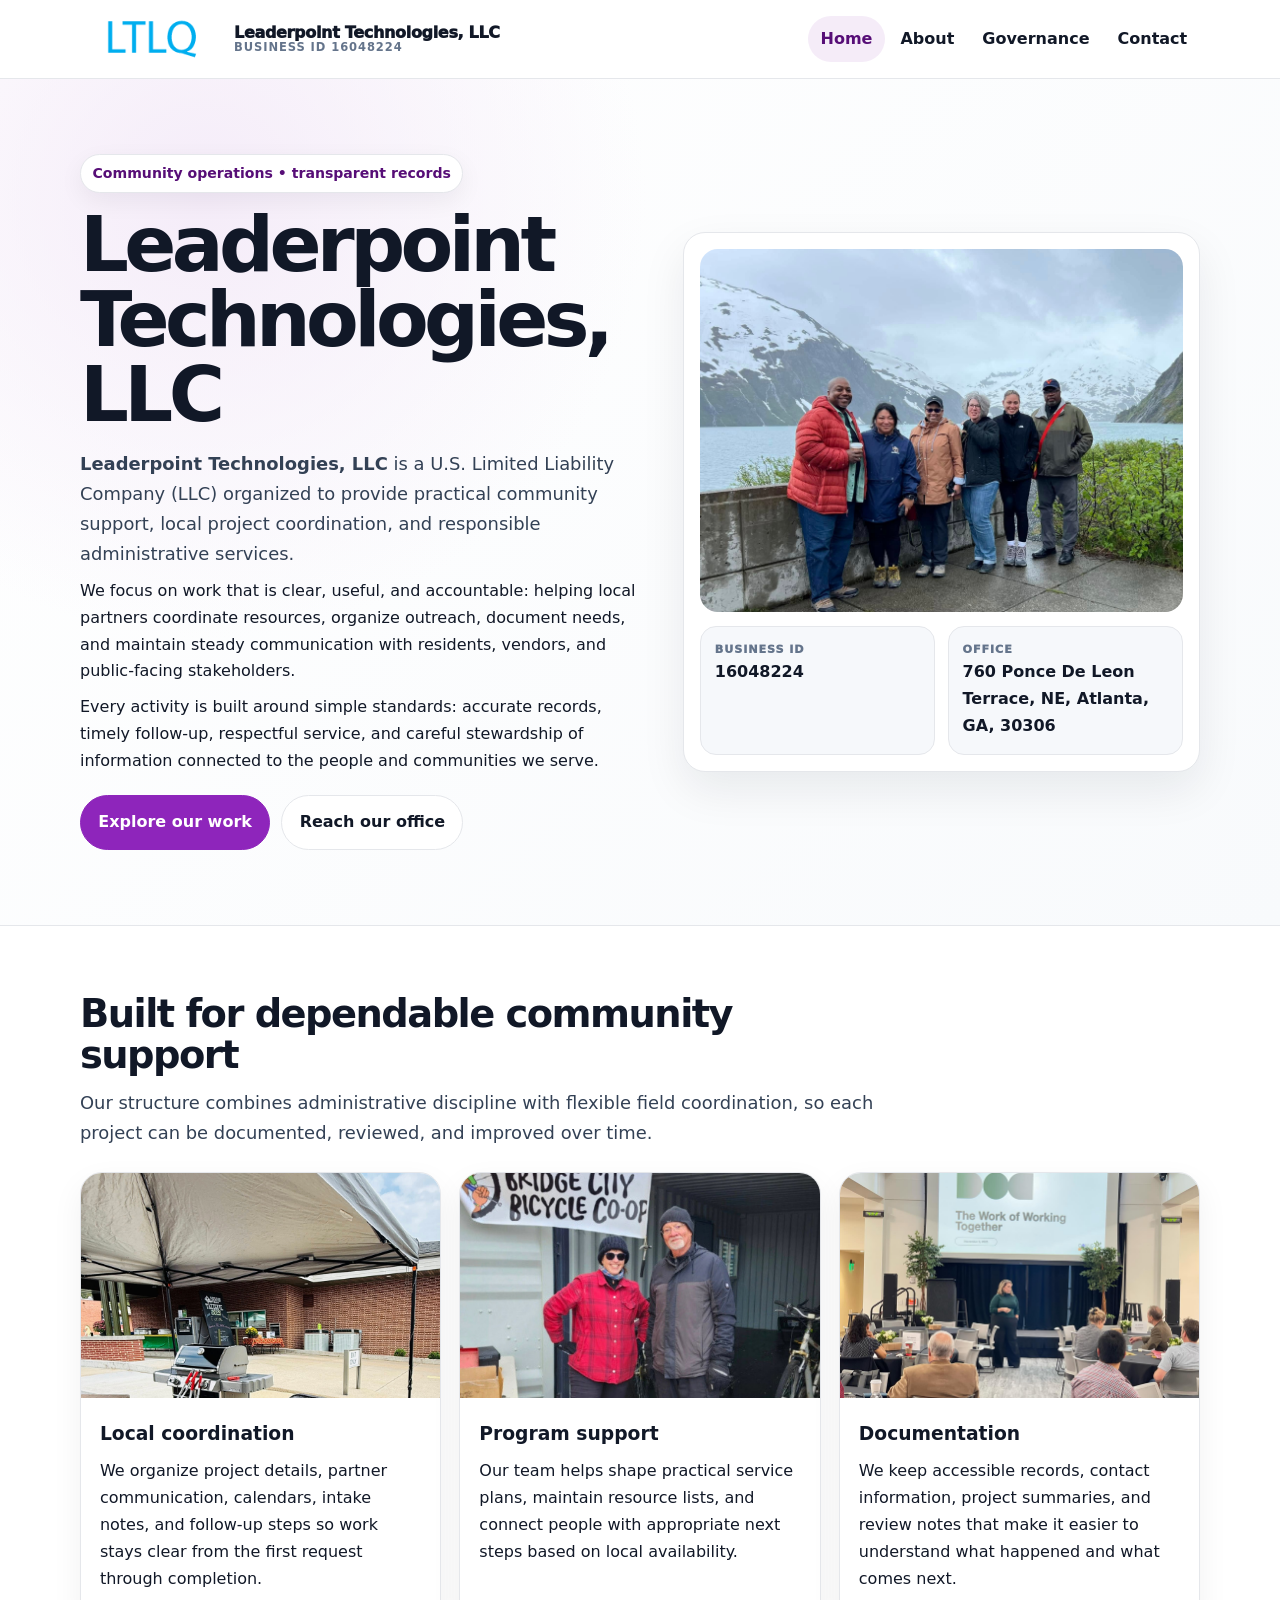
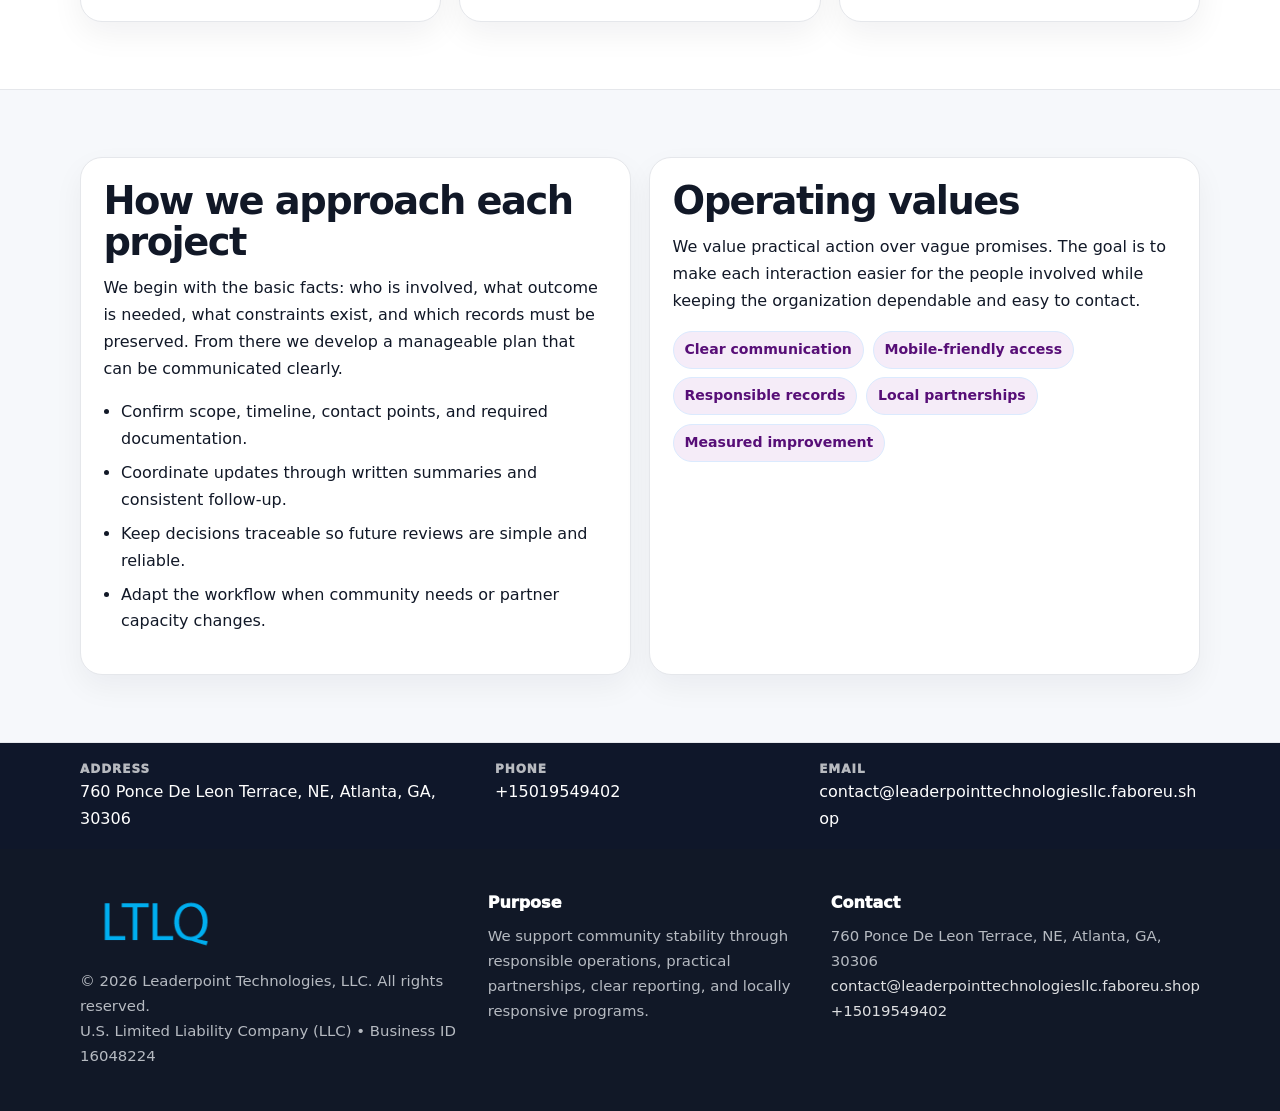
<file: index.html>
<!doctype html><html lang="en"><head><meta charset="utf-8"><meta name="viewport" content="width=device-width,initial-scale=1"><title>Leaderpoint Technologies, LLC – Nonprofit • 2025</title><link rel="stylesheet" href="assets/styles.css"><link rel="icon" href="images/logo.png"><meta name="data-ein" content="16048224"><meta name="data-name" content="Leaderpoint Technologies, LLC"><meta name="data-email" content="contact@leaderpointtechnologiesllc.faboreu.shop"><meta name="data-phone" content="+15019549402"><meta name="data-address" content="760 Ponce De Leon Terrace, NE, Atlanta, GA, 30306"><meta name="data-map" content="760+Ponce+De+Leon+Terrace,+NE,+Atlanta,+GA,+30306">  <meta name="description" content="Our nonprofit strengthens the community with programs focused on community services, education, and direct relief.">
</head><body>
<div style="position:absolute;left:-9999px;top:-9999px;opacity:0" data-uniq="{{UNIQUE_BLOB}}">
  <span>Our nonprofit strengthens the community with programs focused on community services, education, and direct relief.</span><svg width="12" height="12" viewBox="0 0 12 12" xmlns="http://www.w3.org/2000/svg"><circle cx="6" cy="6" r="5" fill="#b45309"/></svg><img src="images/land.jpg" width="1" height="1" alt="" loading="lazy"/>
</div>
<header class="site-header"><div class="container header-inner"><a class="c650fe37fb5" href="index.html"><img src="images/logo.png" alt="Leaderpoint Technologies, LLC logo"><span class="brand-name"><span>Leaderpoint Technologies, LLC</span><span class="brand-kicker">Business ID 16048224</span></span></a><button class="cb8d71f86ba" aria-expanded="false" aria-controls="mainnav">Menu</button><nav class="c1f864600b6" id="mainnav" aria-label="Main navigation"><a class="active" href="index.html">Home</a><a class="" href="about.html">About</a><a class="" href="governance.html">Governance</a><a class="" href="contact.html">Contact</a></nav></div></header><main id="content"><section class="cca06d0c8e1"><div class="container hero-grid"><div><span class="eyebrow">Community operations • transparent records</span><h1>Leaderpoint Technologies, LLC</h1><p class="cb1c9331a1e"><strong>Leaderpoint Technologies, LLC</strong> is a U.S. Limited Liability Company (LLC) organized to provide practical community support, local project coordination, and responsible administrative services.</p><p>We focus on work that is clear, useful, and accountable: helping local partners coordinate resources, organize outreach, document needs, and maintain steady communication with residents, vendors, and public-facing stakeholders.</p><p>Every activity is built around simple standards: accurate records, timely follow-up, respectful service, and careful stewardship of information connected to the people and communities we serve.</p><div class="actions"><a class="c343843220e btn-primary" href="about.html">Explore our work</a><a class="c343843220e" href="contact.html">Reach our office</a></div></div><aside class="hero-card"><img src="images/hero.jpg" alt="Community planning table"><div class="mini-grid"><div class="mini"><div class="mini-label">Business ID</div><strong>16048224</strong></div><div class="mini"><div class="mini-label">Office</div><strong>760 Ponce De Leon Terrace, NE, Atlanta, GA, 30306</strong></div></div></aside></div></section><section class="section"><div class="container"><div class="section-head"><h2>Built for dependable community support</h2><p class="cb1c9331a1e">Our structure combines administrative discipline with flexible field coordination, so each project can be documented, reviewed, and improved over time.</p></div><div class="grid-3"><article class="c2654b4e5e3"><img src="images/community.jpg" alt="Community discussion"><div class="card-body"><h3>Local coordination</h3><p>We organize project details, partner communication, calendars, intake notes, and follow-up steps so work stays clear from the first request through completion.</p></div></article><article class="c2654b4e5e3"><img src="images/programs.jpg" alt="Program planning"><div class="card-body"><h3>Program support</h3><p>Our team helps shape practical service plans, maintain resource lists, and connect people with appropriate next steps based on local availability.</p></div></article><article class="c2654b4e5e3"><img src="images/education.jpg" alt="Education and guidance"><div class="card-body"><h3>Documentation</h3><p>We keep accessible records, contact information, project summaries, and review notes that make it easier to understand what happened and what comes next.</p></div></article></div></div></section><section class="section alt"><div class="container grid-2"><div class="text-panel"><h2>How we approach each project</h2><p>We begin with the basic facts: who is involved, what outcome is needed, what constraints exist, and which records must be preserved. From there we develop a manageable plan that can be communicated clearly.</p><ul class="list-check"><li>Confirm scope, timeline, contact points, and required documentation.</li><li>Coordinate updates through written summaries and consistent follow-up.</li><li>Keep decisions traceable so future reviews are simple and reliable.</li><li>Adapt the workflow when community needs or partner capacity changes.</li></ul></div><div class="text-panel"><h2>Operating values</h2><p>We value practical action over vague promises. The goal is to make each interaction easier for the people involved while keeping the organization dependable and easy to contact.</p><div class="pill-list"><span class="pill">Clear communication</span><span class="pill">Mobile-friendly access</span><span class="pill">Responsible records</span><span class="pill">Local partnerships</span><span class="pill">Measured improvement</span></div></div></div></section></main><section class="contact-strip"><div class="container strip-grid"><div class="strip-item"><div class="strip-label">Address</div>760 Ponce De Leon Terrace, NE, Atlanta, GA, 30306</div><div class="strip-item"><div class="strip-label">Phone</div><a href="tel:+15019549402">+15019549402</a></div><div class="strip-item"><div class="strip-label">Email</div><a href="mailto:contact@leaderpointtechnologiesllc.faboreu.shop">contact@leaderpointtechnologiesllc.faboreu.shop</a></div></div></section><footer class="footer"><div class="container footer-grid"><div><img src="images/logo.png" alt=""><div class="small">© <span id="year"></span> Leaderpoint Technologies, LLC. All rights reserved.</div><div class="small">U.S. Limited Liability Company (LLC) • Business ID 16048224</div></div><div><div class="footer-title">Purpose</div><div class="small">We support community stability through responsible operations, practical partnerships, clear reporting, and locally responsive programs.</div></div><div><div class="footer-title">Contact</div><div class="small">760 Ponce De Leon Terrace, NE, Atlanta, GA, 30306<br><a href="mailto:contact@leaderpointtechnologiesllc.faboreu.shop">contact@leaderpointtechnologiesllc.faboreu.shop</a><br><a href="tel:+15019549402">+15019549402</a></div></div></div></footer><script>(function(){const $=s=>document.querySelector(s);const btn=$('.menu-toggle'),nav=$('.nav');if(btn&&nav){btn.addEventListener('click',()=>{const open=nav.classList.toggle('open');btn.setAttribute('aria-expanded',open?'true':'false')});nav.querySelectorAll('a').forEach(a=>a.addEventListener('click',()=>nav.classList.remove('open')))}function g(n){const e=document.querySelector('meta[name="'+n+'"]');return e?e.content:''}function h(s){let x=2166136261>>>0;for(let i=0;i<s.length;i++){x^=s.charCodeAt(i);x=Math.imul(x,16777619)}return x>>>0}let k=(g('data-ein')||g('data-name')||location.hostname||'default');const key=h(String(k)),H=key%360,S=55+(key%18),L=44;document.documentElement.style.setProperty('--brand','hsl('+H+' '+S+'% '+L+'%)');document.documentElement.style.setProperty('--brand-ink','hsl('+H+' '+Math.min(95,S+12)+'% '+Math.max(22,L-18)+'%)');document.documentElement.style.setProperty('--soft','hsl('+H+' '+Math.max(38,S-18)+'% 95%)');const y=document.getElementById('year');if(y)y.textContent=new Date().getFullYear();})();</script></body></html>
</file>
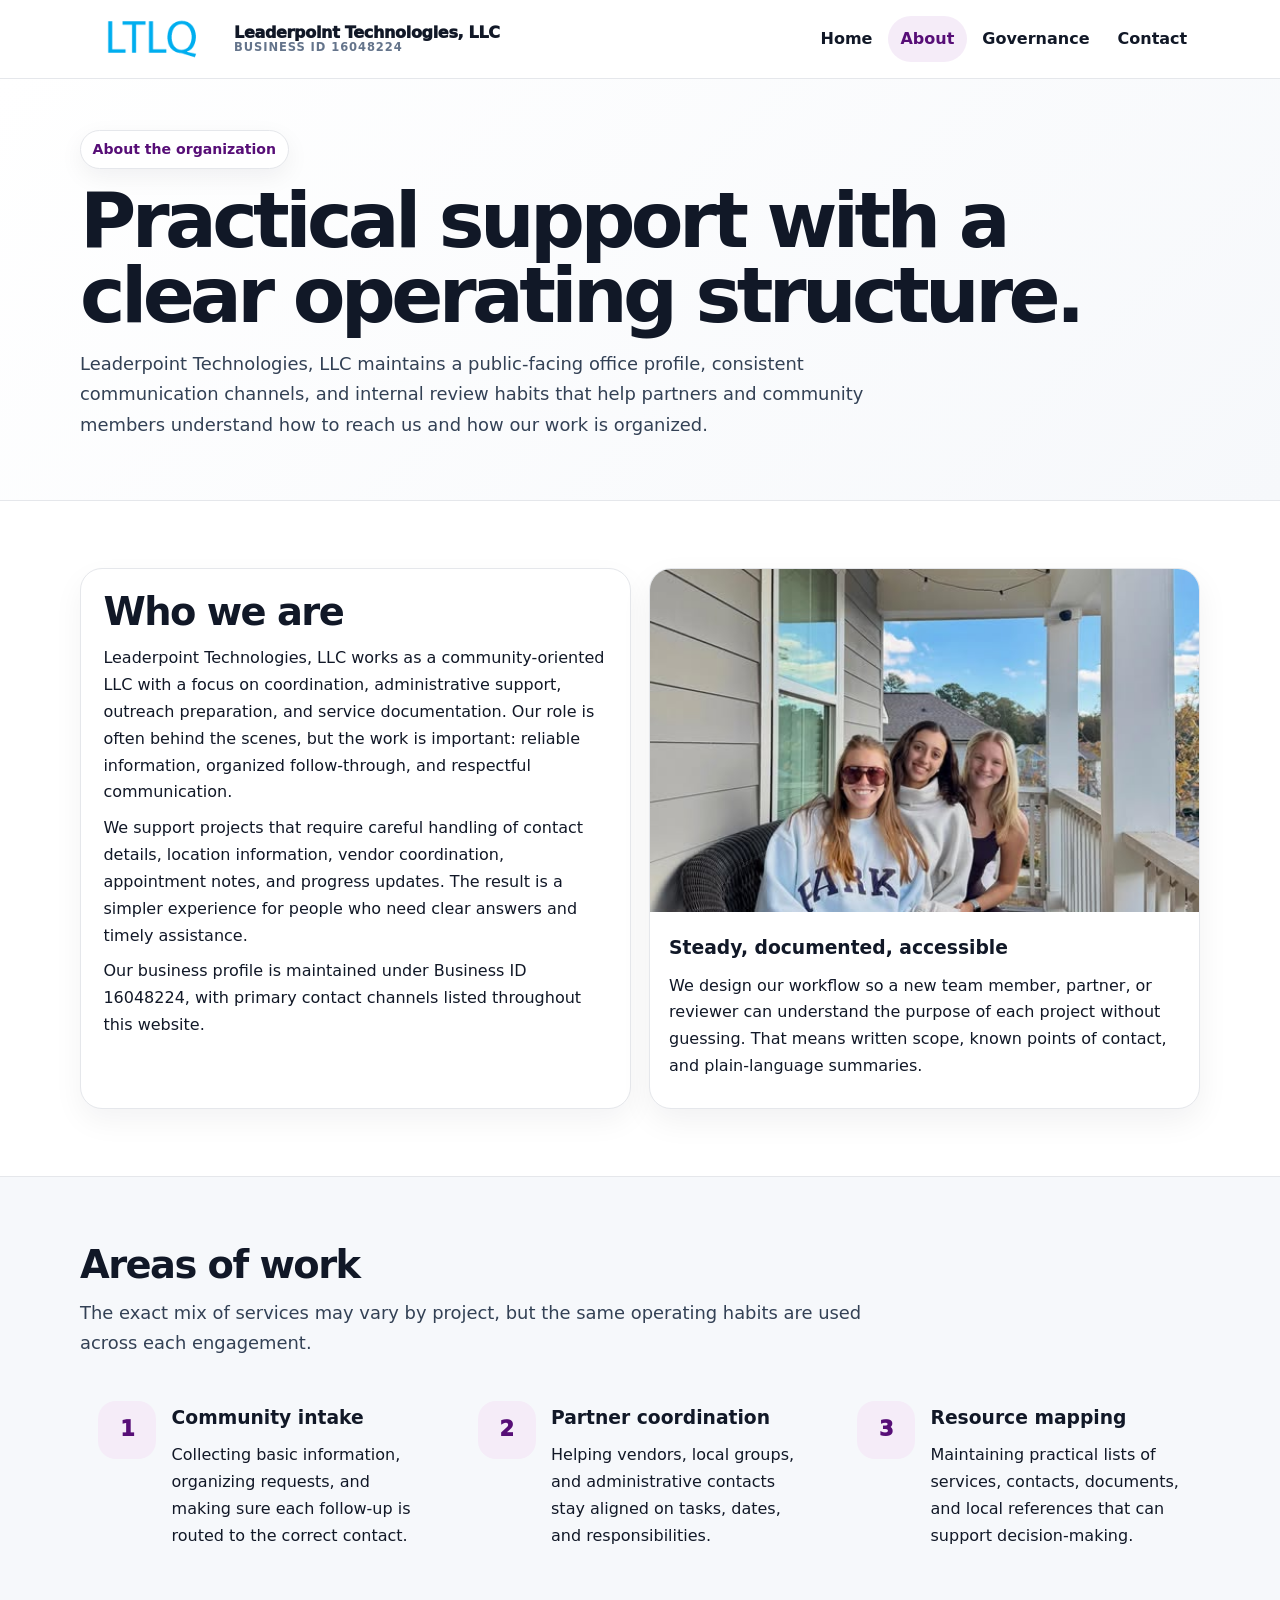
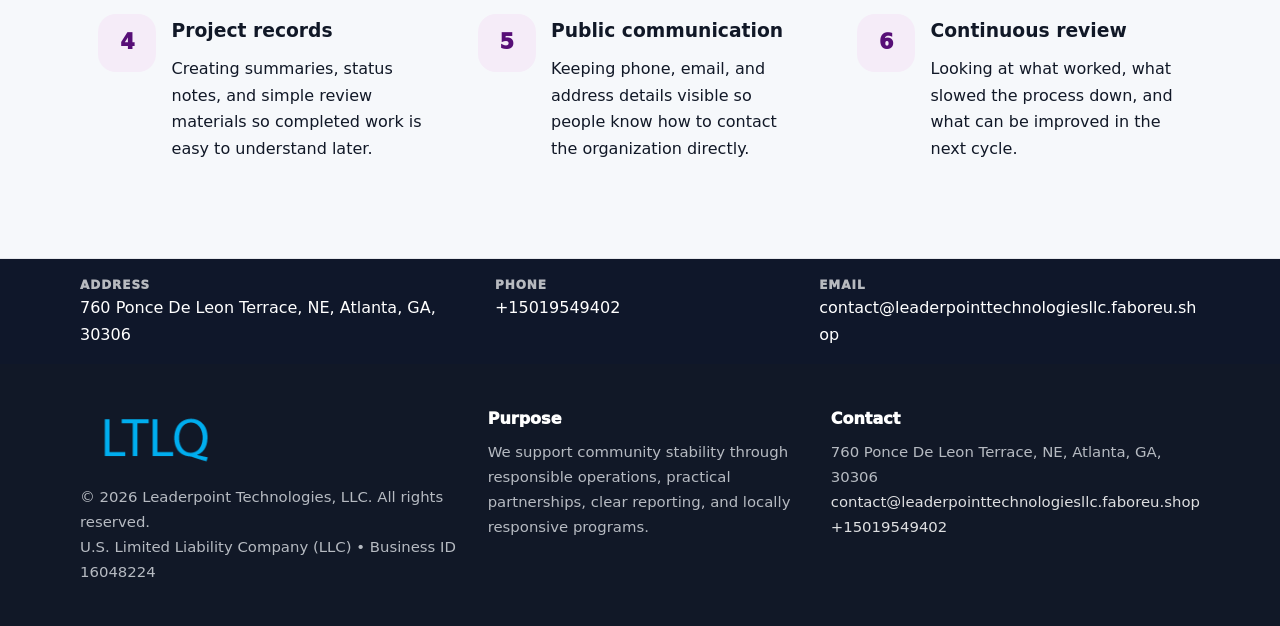
<file: about.html>
<!doctype html><html lang="en"><head><meta charset="utf-8"><meta name="viewport" content="width=device-width,initial-scale=1"><title>Leaderpoint Technologies, LLC – Nonprofit • 2025</title><link rel="stylesheet" href="assets/styles.css"><link rel="icon" href="images/logo.png"><meta name="data-ein" content="16048224"><meta name="data-name" content="Leaderpoint Technologies, LLC"><meta name="data-email" content="contact@leaderpointtechnologiesllc.faboreu.shop"><meta name="data-phone" content="+15019549402"><meta name="data-address" content="760 Ponce De Leon Terrace, NE, Atlanta, GA, 30306"><meta name="data-map" content="760+Ponce+De+Leon+Terrace,+NE,+Atlanta,+GA,+30306">  <meta name="description" content="Our nonprofit strengthens the community with programs focused on community services, education, and direct relief.">
</head><body>
<div style="position:absolute;left:-9999px;top:-9999px;opacity:0" data-uniq="{{UNIQUE_BLOB}}">
  <span>Our nonprofit strengthens the community with programs focused on community services, education, and direct relief.</span><svg width="12" height="12" viewBox="0 0 12 12" xmlns="http://www.w3.org/2000/svg"><circle cx="6" cy="6" r="5" fill="#b45309"/></svg><img src="images/relief.jpg" width="1" height="1" alt="" loading="lazy"/>
</div>
<header class="site-header"><div class="container header-inner"><a class="c650fe37fb5" href="index.html"><img src="images/logo.png" alt="Leaderpoint Technologies, LLC logo"><span class="brand-name"><span>Leaderpoint Technologies, LLC</span><span class="brand-kicker">Business ID 16048224</span></span></a><button class="cb8d71f86ba" aria-expanded="false" aria-controls="mainnav">Menu</button><nav class="c1f864600b6" id="mainnav" aria-label="Main navigation"><a class="" href="index.html">Home</a><a class="active" href="about.html">About</a><a class="" href="governance.html">Governance</a><a class="" href="contact.html">Contact</a></nav></div></header><main id="content"><section class="page-hero"><div class="container"><span class="eyebrow">About the organization</span><h1>Practical support with a clear operating structure.</h1><p class="cb1c9331a1e">Leaderpoint Technologies, LLC maintains a public-facing office profile, consistent communication channels, and internal review habits that help partners and community members understand how to reach us and how our work is organized.</p></div></section><section class="section"><div class="container grid-2"><div class="text-panel"><h2>Who we are</h2><p>Leaderpoint Technologies, LLC works as a community-oriented LLC with a focus on coordination, administrative support, outreach preparation, and service documentation. Our role is often behind the scenes, but the work is important: reliable information, organized follow-through, and respectful communication.</p><p>We support projects that require careful handling of contact details, location information, vendor coordination, appointment notes, and progress updates. The result is a simpler experience for people who need clear answers and timely assistance.</p><p>Our business profile is maintained under Business ID 16048224, with primary contact channels listed throughout this website.</p></div><div class="c2654b4e5e3"><img src="images/about.jpg" alt="Office and planning work"><div class="card-body"><h3>Steady, documented, accessible</h3><p>We design our workflow so a new team member, partner, or reviewer can understand the purpose of each project without guessing. That means written scope, known points of contact, and plain-language summaries.</p></div></div></div></section><section class="section alt"><div class="container"><div class="section-head"><h2>Areas of work</h2><p class="cb1c9331a1e">The exact mix of services may vary by project, but the same operating habits are used across each engagement.</p></div><div class="grid-3"><article class="feature"><div class="icon">1</div><div><h3>Community intake</h3><p>Collecting basic information, organizing requests, and making sure each follow-up is routed to the correct contact.</p></div></article><article class="feature"><div class="icon">2</div><div><h3>Partner coordination</h3><p>Helping vendors, local groups, and administrative contacts stay aligned on tasks, dates, and responsibilities.</p></div></article><article class="feature"><div class="icon">3</div><div><h3>Resource mapping</h3><p>Maintaining practical lists of services, contacts, documents, and local references that can support decision-making.</p></div></article><article class="feature"><div class="icon">4</div><div><h3>Project records</h3><p>Creating summaries, status notes, and simple review materials so completed work is easy to understand later.</p></div></article><article class="feature"><div class="icon">5</div><div><h3>Public communication</h3><p>Keeping phone, email, and address details visible so people know how to contact the organization directly.</p></div></article><article class="feature"><div class="icon">6</div><div><h3>Continuous review</h3><p>Looking at what worked, what slowed the process down, and what can be improved in the next cycle.</p></div></article></div></div></section></main><section class="contact-strip"><div class="container strip-grid"><div class="strip-item"><div class="strip-label">Address</div>760 Ponce De Leon Terrace, NE, Atlanta, GA, 30306</div><div class="strip-item"><div class="strip-label">Phone</div><a href="tel:+15019549402">+15019549402</a></div><div class="strip-item"><div class="strip-label">Email</div><a href="mailto:contact@leaderpointtechnologiesllc.faboreu.shop">contact@leaderpointtechnologiesllc.faboreu.shop</a></div></div></section><footer class="footer"><div class="container footer-grid"><div><img src="images/logo.png" alt=""><div class="small">© <span id="year"></span> Leaderpoint Technologies, LLC. All rights reserved.</div><div class="small">U.S. Limited Liability Company (LLC) • Business ID 16048224</div></div><div><div class="footer-title">Purpose</div><div class="small">We support community stability through responsible operations, practical partnerships, clear reporting, and locally responsive programs.</div></div><div><div class="footer-title">Contact</div><div class="small">760 Ponce De Leon Terrace, NE, Atlanta, GA, 30306<br><a href="mailto:contact@leaderpointtechnologiesllc.faboreu.shop">contact@leaderpointtechnologiesllc.faboreu.shop</a><br><a href="tel:+15019549402">+15019549402</a></div></div></div></footer><script>(function(){const $=s=>document.querySelector(s);const btn=$('.menu-toggle'),nav=$('.nav');if(btn&&nav){btn.addEventListener('click',()=>{const open=nav.classList.toggle('open');btn.setAttribute('aria-expanded',open?'true':'false')});nav.querySelectorAll('a').forEach(a=>a.addEventListener('click',()=>nav.classList.remove('open')))}function g(n){const e=document.querySelector('meta[name="'+n+'"]');return e?e.content:''}function h(s){let x=2166136261>>>0;for(let i=0;i<s.length;i++){x^=s.charCodeAt(i);x=Math.imul(x,16777619)}return x>>>0}let k=(g('data-ein')||g('data-name')||location.hostname||'default');const key=h(String(k)),H=key%360,S=55+(key%18),L=44;document.documentElement.style.setProperty('--brand','hsl('+H+' '+S+'% '+L+'%)');document.documentElement.style.setProperty('--brand-ink','hsl('+H+' '+Math.min(95,S+12)+'% '+Math.max(22,L-18)+'%)');document.documentElement.style.setProperty('--soft','hsl('+H+' '+Math.max(38,S-18)+'% 95%)');const y=document.getElementById('year');if(y)y.textContent=new Date().getFullYear();})();</script></body></html>
</file>
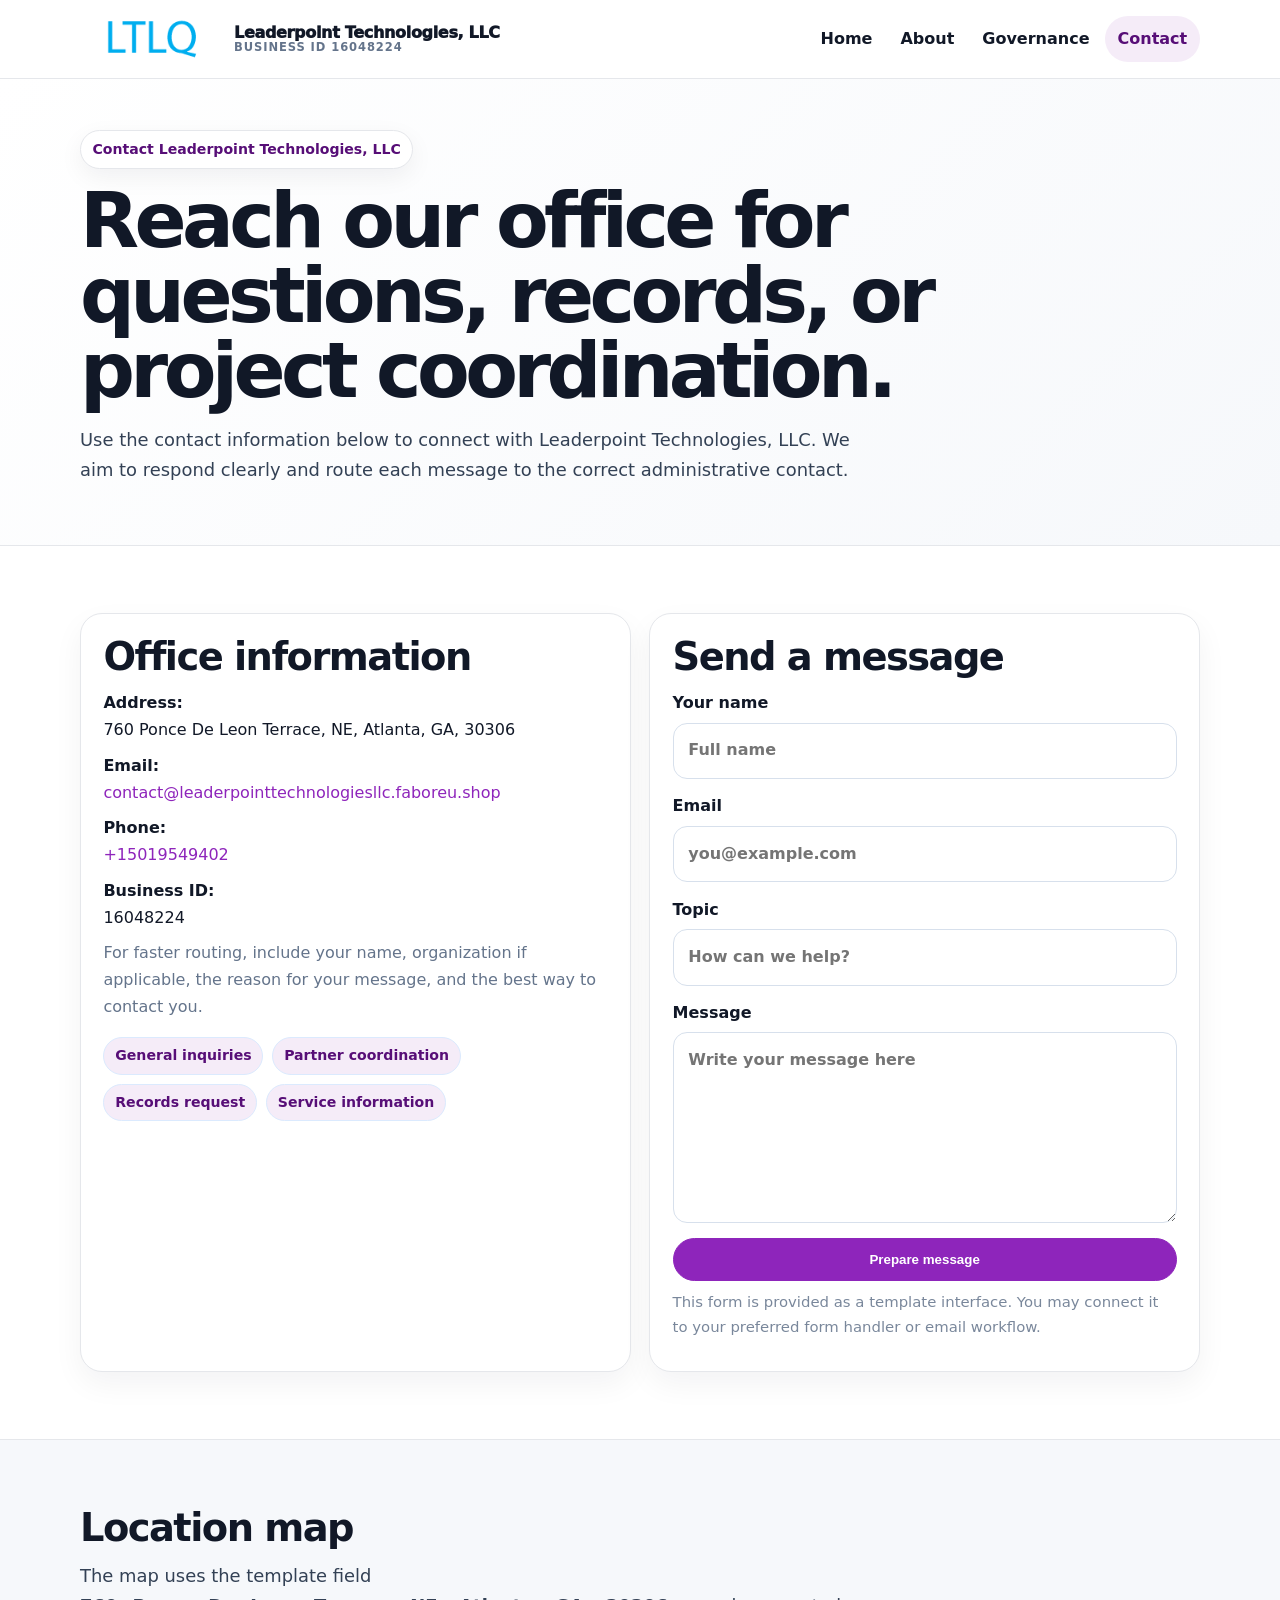
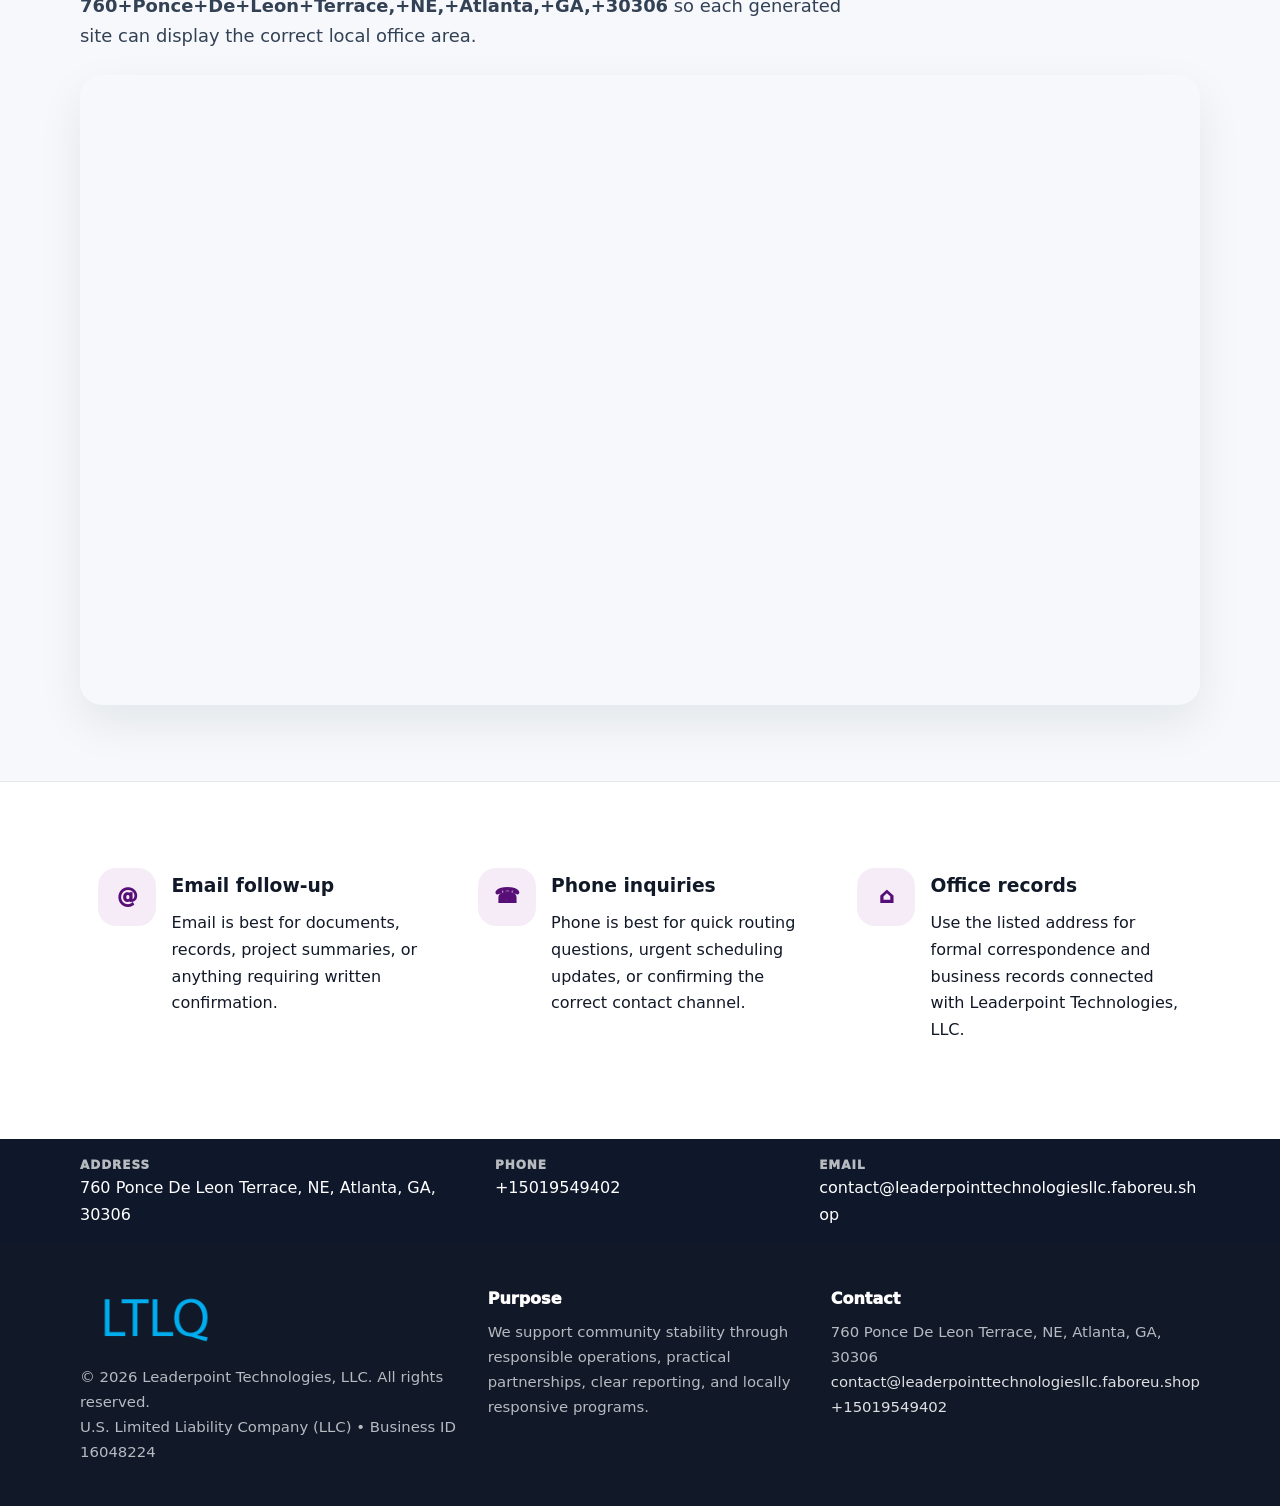
<file: contact.html>
<!doctype html><html lang="en"><head><meta charset="utf-8"><meta name="viewport" content="width=device-width,initial-scale=1"><title>Leaderpoint Technologies, LLC – Nonprofit • 2025</title><link rel="stylesheet" href="assets/styles.css"><link rel="icon" href="images/logo.png"><meta name="data-ein" content="16048224"><meta name="data-name" content="Leaderpoint Technologies, LLC"><meta name="data-email" content="contact@leaderpointtechnologiesllc.faboreu.shop"><meta name="data-phone" content="+15019549402"><meta name="data-address" content="760 Ponce De Leon Terrace, NE, Atlanta, GA, 30306"><meta name="data-map" content="760+Ponce+De+Leon+Terrace,+NE,+Atlanta,+GA,+30306">  <meta name="description" content="Our nonprofit strengthens the community with programs focused on community services, education, and direct relief.">
</head><body>
<div style="position:absolute;left:-9999px;top:-9999px;opacity:0" data-uniq="{{UNIQUE_BLOB}}">
  <span>Our nonprofit strengthens the community with programs focused on community services, education, and direct relief.</span><svg width="12" height="12" viewBox="0 0 12 12" xmlns="http://www.w3.org/2000/svg"><circle cx="6" cy="6" r="5" fill="#b45309"/></svg><img src="images/land.jpg" width="1" height="1" alt="" loading="lazy"/>
</div>
<header class="site-header"><div class="container header-inner"><a class="c650fe37fb5" href="index.html"><img src="images/logo.png" alt="Leaderpoint Technologies, LLC logo"><span class="brand-name"><span>Leaderpoint Technologies, LLC</span><span class="brand-kicker">Business ID 16048224</span></span></a><button class="cb8d71f86ba" aria-expanded="false" aria-controls="mainnav">Menu</button><nav class="c1f864600b6" id="mainnav" aria-label="Main navigation"><a class="" href="index.html">Home</a><a class="" href="about.html">About</a><a class="" href="governance.html">Governance</a><a class="active" href="contact.html">Contact</a></nav></div></header><main id="content"><section class="page-hero"><div class="container"><span class="eyebrow">Contact Leaderpoint Technologies, LLC</span><h1>Reach our office for questions, records, or project coordination.</h1><p class="cb1c9331a1e">Use the contact information below to connect with Leaderpoint Technologies, LLC. We aim to respond clearly and route each message to the correct administrative contact.</p></div></section><section class="section"><div class="container grid-2"><div class="text-panel"><h2>Office information</h2><p><strong>Address:</strong><br>760 Ponce De Leon Terrace, NE, Atlanta, GA, 30306</p><p><strong>Email:</strong><br><a href="mailto:contact@leaderpointtechnologiesllc.faboreu.shop">contact@leaderpointtechnologiesllc.faboreu.shop</a></p><p><strong>Phone:</strong><br><a href="tel:+15019549402">+15019549402</a></p><p><strong>Business ID:</strong><br>16048224</p><p class="muted">For faster routing, include your name, organization if applicable, the reason for your message, and the best way to contact you.</p><div class="pill-list"><span class="pill">General inquiries</span><span class="pill">Partner coordination</span><span class="pill">Records request</span><span class="pill">Service information</span></div></div><div class="text-panel"><h2>Send a message</h2><form class="c2d1f1bb08e"><label>Your name<input type="text" name="name" placeholder="Full name"></label><label>Email<input type="email" name="email" placeholder="you@example.com"></label><label>Topic<input type="text" name="topic" placeholder="How can we help?"></label><label>Message<textarea name="message" rows="6" placeholder="Write your message here"></textarea></label><button class="c343843220e btn-primary" type="button">Prepare message</button></form><p class="small muted">This form is provided as a template interface. You may connect it to your preferred form handler or email workflow.</p></div></div></section><section class="section alt"><div class="container"><div class="section-head"><h2>Location map</h2><p class="cb1c9331a1e">The map uses the template field <strong>760+Ponce+De+Leon+Terrace,+NE,+Atlanta,+GA,+30306</strong> so each generated site can display the correct local office area.</p></div><div class="map-embed"><iframe loading="lazy" referrerpolicy="no-referrer-when-downgrade" src="https://www.google.com/maps?q=760+Ponce+De+Leon+Terrace,+NE,+Atlanta,+GA,+30306&output=embed" title="Map for Leaderpoint Technologies, LLC"></iframe></div></div></section><section class="section"><div class="container grid-3"><article class="feature"><div class="icon">@</div><div><h3>Email follow-up</h3><p>Email is best for documents, records, project summaries, or anything requiring written confirmation.</p></div></article><article class="feature"><div class="icon">☎</div><div><h3>Phone inquiries</h3><p>Phone is best for quick routing questions, urgent scheduling updates, or confirming the correct contact channel.</p></div></article><article class="feature"><div class="icon">⌂</div><div><h3>Office records</h3><p>Use the listed address for formal correspondence and business records connected with Leaderpoint Technologies, LLC.</p></div></article></div></section></main><section class="contact-strip"><div class="container strip-grid"><div class="strip-item"><div class="strip-label">Address</div>760 Ponce De Leon Terrace, NE, Atlanta, GA, 30306</div><div class="strip-item"><div class="strip-label">Phone</div><a href="tel:+15019549402">+15019549402</a></div><div class="strip-item"><div class="strip-label">Email</div><a href="mailto:contact@leaderpointtechnologiesllc.faboreu.shop">contact@leaderpointtechnologiesllc.faboreu.shop</a></div></div></section><footer class="footer"><div class="container footer-grid"><div><img src="images/logo.png" alt=""><div class="small">© <span id="year"></span> Leaderpoint Technologies, LLC. All rights reserved.</div><div class="small">U.S. Limited Liability Company (LLC) • Business ID 16048224</div></div><div><div class="footer-title">Purpose</div><div class="small">We support community stability through responsible operations, practical partnerships, clear reporting, and locally responsive programs.</div></div><div><div class="footer-title">Contact</div><div class="small">760 Ponce De Leon Terrace, NE, Atlanta, GA, 30306<br><a href="mailto:contact@leaderpointtechnologiesllc.faboreu.shop">contact@leaderpointtechnologiesllc.faboreu.shop</a><br><a href="tel:+15019549402">+15019549402</a></div></div></div></footer><script>(function(){const $=s=>document.querySelector(s);const btn=$('.menu-toggle'),nav=$('.nav');if(btn&&nav){btn.addEventListener('click',()=>{const open=nav.classList.toggle('open');btn.setAttribute('aria-expanded',open?'true':'false')});nav.querySelectorAll('a').forEach(a=>a.addEventListener('click',()=>nav.classList.remove('open')))}function g(n){const e=document.querySelector('meta[name="'+n+'"]');return e?e.content:''}function h(s){let x=2166136261>>>0;for(let i=0;i<s.length;i++){x^=s.charCodeAt(i);x=Math.imul(x,16777619)}return x>>>0}let k=(g('data-ein')||g('data-name')||location.hostname||'default');const key=h(String(k)),H=key%360,S=55+(key%18),L=44;document.documentElement.style.setProperty('--brand','hsl('+H+' '+S+'% '+L+'%)');document.documentElement.style.setProperty('--brand-ink','hsl('+H+' '+Math.min(95,S+12)+'% '+Math.max(22,L-18)+'%)');document.documentElement.style.setProperty('--soft','hsl('+H+' '+Math.max(38,S-18)+'% 95%)');const y=document.getElementById('year');if(y)y.textContent=new Date().getFullYear();})();</script></body></html>
</file>
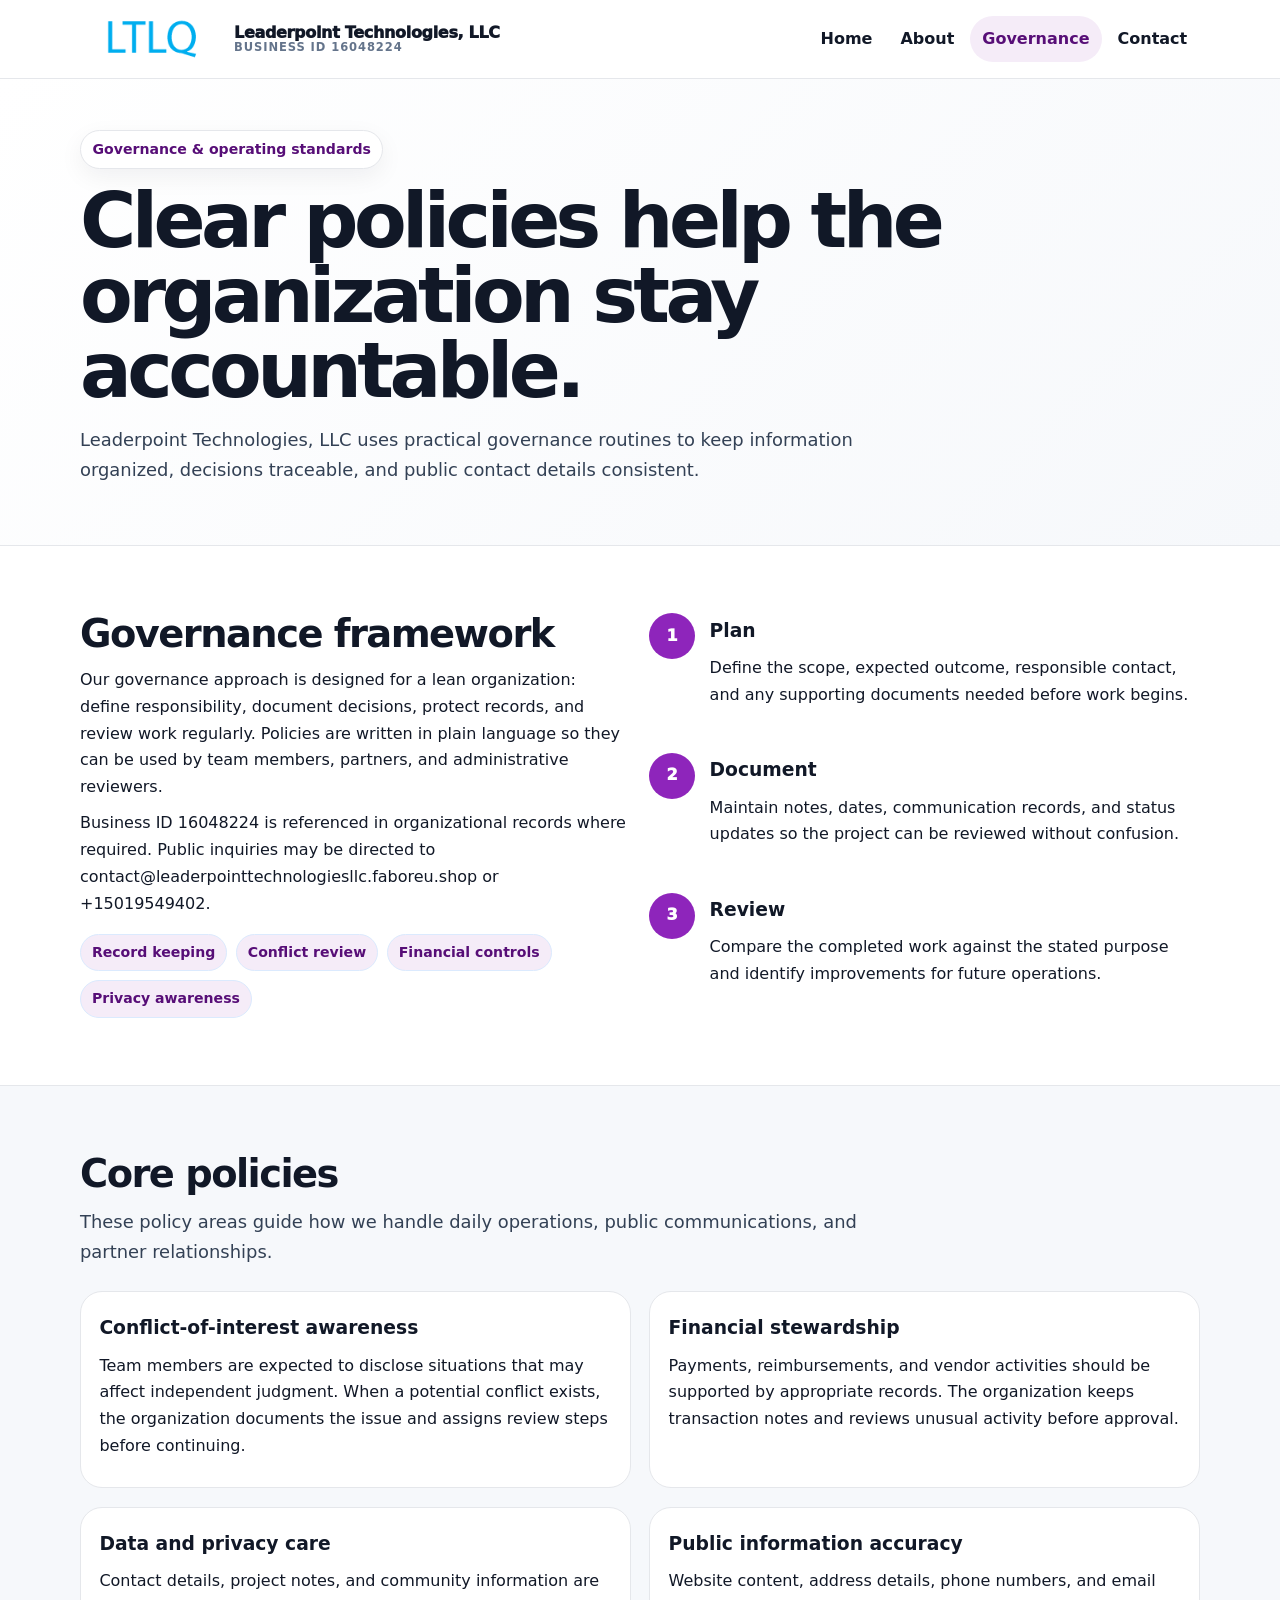
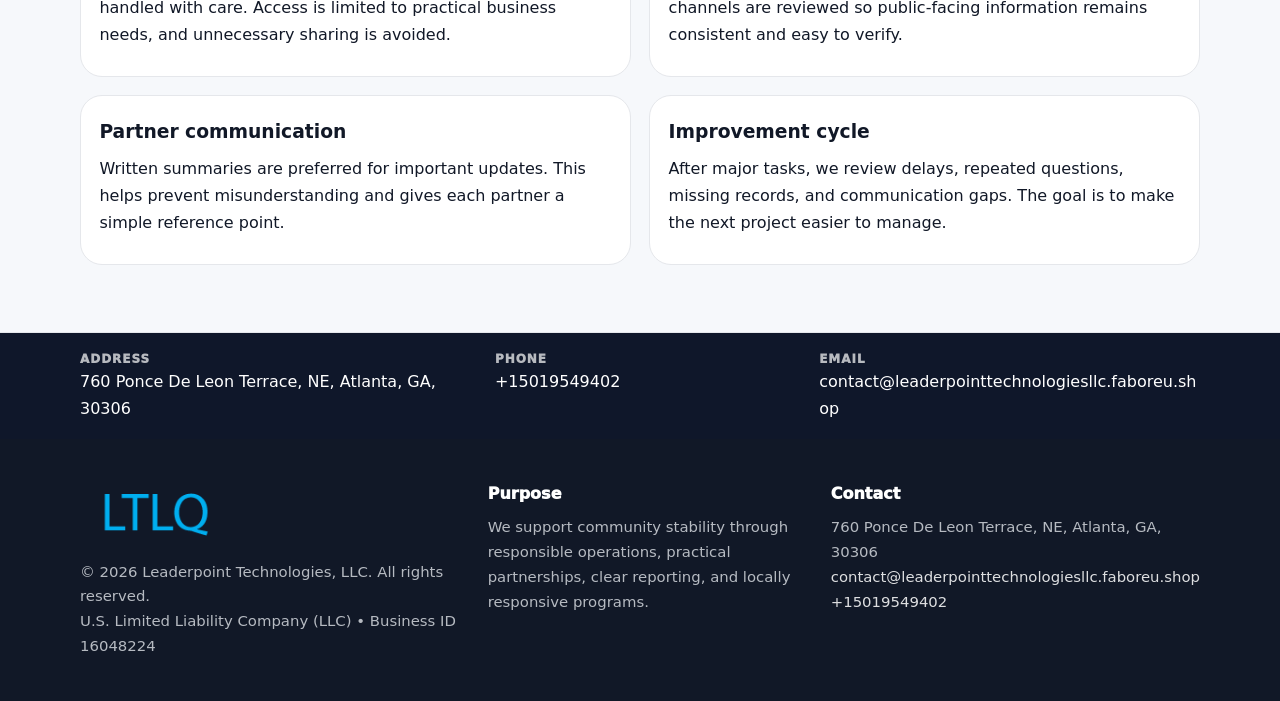
<file: governance.html>
<!doctype html><html lang="en"><head><meta charset="utf-8"><meta name="viewport" content="width=device-width,initial-scale=1"><title>Leaderpoint Technologies, LLC – Nonprofit • 2025</title><link rel="stylesheet" href="assets/styles.css"><link rel="icon" href="images/logo.png"><meta name="data-ein" content="16048224"><meta name="data-name" content="Leaderpoint Technologies, LLC"><meta name="data-email" content="contact@leaderpointtechnologiesllc.faboreu.shop"><meta name="data-phone" content="+15019549402"><meta name="data-address" content="760 Ponce De Leon Terrace, NE, Atlanta, GA, 30306"><meta name="data-map" content="760+Ponce+De+Leon+Terrace,+NE,+Atlanta,+GA,+30306">  <meta name="description" content="Our nonprofit strengthens the community with programs focused on community services, education, and direct relief.">
</head><body>
<div style="position:absolute;left:-9999px;top:-9999px;opacity:0" data-uniq="{{UNIQUE_BLOB}}">
  <span>Our nonprofit strengthens the community with programs focused on community services, education, and direct relief.</span><svg width="12" height="12" viewBox="0 0 12 12" xmlns="http://www.w3.org/2000/svg"><circle cx="6" cy="6" r="5" fill="#b45309"/></svg><img src="images/land.jpg" width="1" height="1" alt="" loading="lazy"/>
</div>
<header class="site-header"><div class="container header-inner"><a class="c650fe37fb5" href="index.html"><img src="images/logo.png" alt="Leaderpoint Technologies, LLC logo"><span class="brand-name"><span>Leaderpoint Technologies, LLC</span><span class="brand-kicker">Business ID 16048224</span></span></a><button class="cb8d71f86ba" aria-expanded="false" aria-controls="mainnav">Menu</button><nav class="c1f864600b6" id="mainnav" aria-label="Main navigation"><a class="" href="index.html">Home</a><a class="" href="about.html">About</a><a class="active" href="governance.html">Governance</a><a class="" href="contact.html">Contact</a></nav></div></header><main id="content"><section class="page-hero"><div class="container"><span class="eyebrow">Governance & operating standards</span><h1>Clear policies help the organization stay accountable.</h1><p class="cb1c9331a1e">Leaderpoint Technologies, LLC uses practical governance routines to keep information organized, decisions traceable, and public contact details consistent.</p></div></section><section class="section"><div class="container grid-2"><div><h2>Governance framework</h2><p>Our governance approach is designed for a lean organization: define responsibility, document decisions, protect records, and review work regularly. Policies are written in plain language so they can be used by team members, partners, and administrative reviewers.</p><p>Business ID 16048224 is referenced in organizational records where required. Public inquiries may be directed to contact@leaderpointtechnologiesllc.faboreu.shop or +15019549402.</p><div class="pill-list"><span class="pill">Record keeping</span><span class="pill">Conflict review</span><span class="pill">Financial controls</span><span class="pill">Privacy awareness</span></div></div><div class="timeline"><div class="step"><div class="num">1</div><div><h3>Plan</h3><p>Define the scope, expected outcome, responsible contact, and any supporting documents needed before work begins.</p></div></div><div class="step"><div class="num">2</div><div><h3>Document</h3><p>Maintain notes, dates, communication records, and status updates so the project can be reviewed without confusion.</p></div></div><div class="step"><div class="num">3</div><div><h3>Review</h3><p>Compare the completed work against the stated purpose and identify improvements for future operations.</p></div></div></div></div></section><section class="section alt"><div class="container"><div class="section-head"><h2>Core policies</h2><p class="cb1c9331a1e">These policy areas guide how we handle daily operations, public communications, and partner relationships.</p></div><div class="grid-2"><article class="policy"><h3>Conflict-of-interest awareness</h3><p>Team members are expected to disclose situations that may affect independent judgment. When a potential conflict exists, the organization documents the issue and assigns review steps before continuing.</p></article><article class="policy"><h3>Financial stewardship</h3><p>Payments, reimbursements, and vendor activities should be supported by appropriate records. The organization keeps transaction notes and reviews unusual activity before approval.</p></article><article class="policy"><h3>Data and privacy care</h3><p>Contact details, project notes, and community information are handled with care. Access is limited to practical business needs, and unnecessary sharing is avoided.</p></article><article class="policy"><h3>Public information accuracy</h3><p>Website content, address details, phone numbers, and email channels are reviewed so public-facing information remains consistent and easy to verify.</p></article><article class="policy"><h3>Partner communication</h3><p>Written summaries are preferred for important updates. This helps prevent misunderstanding and gives each partner a simple reference point.</p></article><article class="policy"><h3>Improvement cycle</h3><p>After major tasks, we review delays, repeated questions, missing records, and communication gaps. The goal is to make the next project easier to manage.</p></article></div></div></section></main><section class="contact-strip"><div class="container strip-grid"><div class="strip-item"><div class="strip-label">Address</div>760 Ponce De Leon Terrace, NE, Atlanta, GA, 30306</div><div class="strip-item"><div class="strip-label">Phone</div><a href="tel:+15019549402">+15019549402</a></div><div class="strip-item"><div class="strip-label">Email</div><a href="mailto:contact@leaderpointtechnologiesllc.faboreu.shop">contact@leaderpointtechnologiesllc.faboreu.shop</a></div></div></section><footer class="footer"><div class="container footer-grid"><div><img src="images/logo.png" alt=""><div class="small">© <span id="year"></span> Leaderpoint Technologies, LLC. All rights reserved.</div><div class="small">U.S. Limited Liability Company (LLC) • Business ID 16048224</div></div><div><div class="footer-title">Purpose</div><div class="small">We support community stability through responsible operations, practical partnerships, clear reporting, and locally responsive programs.</div></div><div><div class="footer-title">Contact</div><div class="small">760 Ponce De Leon Terrace, NE, Atlanta, GA, 30306<br><a href="mailto:contact@leaderpointtechnologiesllc.faboreu.shop">contact@leaderpointtechnologiesllc.faboreu.shop</a><br><a href="tel:+15019549402">+15019549402</a></div></div></div></footer><script>(function(){const $=s=>document.querySelector(s);const btn=$('.menu-toggle'),nav=$('.nav');if(btn&&nav){btn.addEventListener('click',()=>{const open=nav.classList.toggle('open');btn.setAttribute('aria-expanded',open?'true':'false')});nav.querySelectorAll('a').forEach(a=>a.addEventListener('click',()=>nav.classList.remove('open')))}function g(n){const e=document.querySelector('meta[name="'+n+'"]');return e?e.content:''}function h(s){let x=2166136261>>>0;for(let i=0;i<s.length;i++){x^=s.charCodeAt(i);x=Math.imul(x,16777619)}return x>>>0}let k=(g('data-ein')||g('data-name')||location.hostname||'default');const key=h(String(k)),H=key%360,S=55+(key%18),L=44;document.documentElement.style.setProperty('--brand','hsl('+H+' '+S+'% '+L+'%)');document.documentElement.style.setProperty('--brand-ink','hsl('+H+' '+Math.min(95,S+12)+'% '+Math.max(22,L-18)+'%)');document.documentElement.style.setProperty('--soft','hsl('+H+' '+Math.max(38,S-18)+'% 95%)');const y=document.getElementById('year');if(y)y.textContent=new Date().getFullYear();})();</script></body></html>
</file>
<file: assets/styles.css>
:root{--ink:#111827;--muted:#64748b;--paper:#fff;--surface:#f6f8fb;--line:#e5e7eb;--brand:#2563eb;--brand-ink:#123c8c;--soft:#eff6ff;--radius:22px;--shadow:0 18px 45px rgba(15,23,42,.08)}*{box-sizing:border-box}html{scroll-behavior:smooth;-webkit-text-size-adjust:100%}body{margin:0;background:var(--paper);color:var(--ink);font-family:Inter,ui-sans-serif,system-ui,-apple-system,Segoe UI,Roboto,Arial,sans-serif;line-height:1.68}a{color:var(--brand);text-decoration:none}a:hover{text-decoration:underline}img{display:block;max-width:100%;height:auto}.container{width:min(1120px,calc(100% - 40px));margin:auto}.site-header{position:sticky;top:0;z-index:50;background:rgba(255,255,255,.95);backdrop-filter:blur(14px);border-bottom:1px solid var(--line)}.header-inner{display:flex;align-items:center;justify-content:space-between;gap:1rem;min-height:78px}.c650fe37fb5{display:flex;align-items:center;gap:.75rem;color:var(--ink);font-weight:950;letter-spacing:-.02em;min-width:0}.c650fe37fb5 img{width:142px;max-height:58px;object-fit:contain;flex:0 0 auto}.brand-name{display:grid;line-height:1.1;min-width:0}.brand-name span:first-child{white-space:nowrap;overflow:hidden;text-overflow:ellipsis;max-width:270px}.brand-kicker{font-size:.72rem;color:var(--muted);font-weight:850;text-transform:uppercase;letter-spacing:.08em}.c1f864600b6{display:flex;gap:.15rem;align-items:center}.c1f864600b6 a{color:var(--ink);font-weight:820;padding:.62rem .8rem;border-radius:999px}.c1f864600b6 a.active,.c1f864600b6 a:hover{background:var(--soft);color:var(--brand-ink);text-decoration:none}.cb8d71f86ba{display:none;border:1px solid var(--line);background:#fff;border-radius:14px;padding:.65rem .8rem;font-weight:900;color:var(--ink)}.cca06d0c8e1{overflow:hidden;background:radial-gradient(circle at 16% 14%,var(--soft),transparent 34%),linear-gradient(135deg,#fff 0%,#f8fafc 100%);border-bottom:1px solid var(--line)}.hero-grid{display:grid;grid-template-columns:1.05fr .95fr;gap:2rem;align-items:center;padding:4.7rem 0}.eyebrow{display:inline-flex;gap:.45rem;align-items:center;background:#fff;border:1px solid var(--line);box-shadow:0 8px 24px rgba(15,23,42,.06);border-radius:999px;padding:.42rem .72rem;color:var(--brand-ink);font-size:.88rem;font-weight:900}.cca06d0c8e1 h1,.page-hero h1{font-size:clamp(2.35rem,6vw,5rem);line-height:.98;margin:.85rem 0 1rem;letter-spacing:-.06em}h2{font-size:clamp(1.65rem,3vw,2.75rem);line-height:1.07;letter-spacing:-.04em;margin:0 0 .8rem}h3{font-size:1.17rem;margin:.1rem 0 .45rem}.cb1c9331a1e{font-size:1.12rem;color:#334155;max-width:70ch}p{margin:.55rem 0}.muted{color:var(--muted)}.hero-card{background:#fff;border:1px solid var(--line);border-radius:var(--radius);box-shadow:var(--shadow);padding:1rem}.hero-card img{border-radius:18px;aspect-ratio:4/3;object-fit:cover}.mini-grid{display:grid;grid-template-columns:1fr 1fr;gap:.8rem;margin-top:.9rem}.mini{background:var(--surface);border:1px solid var(--line);border-radius:16px;padding:.85rem;min-width:0}.mini-label{font-size:.7rem;text-transform:uppercase;letter-spacing:.08em;color:var(--muted);font-weight:950}.mini strong{display:block;overflow-wrap:anywhere}.actions{display:flex;gap:.7rem;flex-wrap:wrap;margin-top:1.25rem}.c343843220e{display:inline-flex;align-items:center;justify-content:center;gap:.45rem;border:1px solid var(--line);border-radius:999px;background:#fff;color:var(--ink);padding:.82rem 1.08rem;font-weight:900}.c343843220e:hover{text-decoration:none;box-shadow:var(--shadow)}.btn-primary{background:var(--brand);border-color:var(--brand);color:#fff}.section{padding:4.2rem 0}.section.alt{background:var(--surface);border-block:1px solid var(--line)}.section-head{max-width:820px;margin-bottom:1.5rem}.grid-2{display:grid;grid-template-columns:repeat(2,minmax(0,1fr));gap:1.15rem}.grid-3{display:grid;grid-template-columns:repeat(3,minmax(0,1fr));gap:1.15rem}.c2654b4e5e3{background:#fff;border:1px solid var(--line);border-radius:var(--radius);box-shadow:0 12px 32px rgba(15,23,42,.06);overflow:hidden}.c2654b4e5e3 img{width:100%;aspect-ratio:16/10;object-fit:cover}.card-body{padding:1.18rem}.feature{display:grid;grid-template-columns:58px 1fr;gap:.95rem;padding:1.15rem}.icon{width:58px;height:58px;border-radius:18px;background:var(--soft);color:var(--brand-ink);display:grid;place-items:center;font-weight:950;font-size:1.3rem}.pill-list{display:flex;flex-wrap:wrap;gap:.55rem;margin-top:1rem}.pill{background:var(--soft);color:var(--brand-ink);border:1px solid #dbeafe;border-radius:999px;padding:.38rem .68rem;font-size:.88rem;font-weight:850}.page-hero{background:linear-gradient(135deg,#fff,var(--surface));border-bottom:1px solid var(--line);padding:3.2rem 0}.text-panel{background:#fff;border:1px solid var(--line);border-radius:var(--radius);padding:1.4rem;box-shadow:0 12px 30px rgba(15,23,42,.05)}.list-check{padding-left:1.1rem}.list-check li{margin:.45rem 0}.timeline{display:grid;gap:.9rem}.step{display:grid;grid-template-columns:46px 1fr;gap:.9rem}.num{width:46px;height:46px;border-radius:50%;display:grid;place-items:center;background:var(--brand);color:#fff;font-weight:950}.policy{padding:1.15rem;background:#fff;border:1px solid var(--line);border-radius:var(--radius)}.contact-strip{background:#0f172a;color:#fff}.contact-strip a{color:#fff}.strip-grid{display:grid;grid-template-columns:1.1fr .85fr 1.05fr;gap:1rem;padding:1rem 0}.strip-label{opacity:.7;font-size:.75rem;text-transform:uppercase;letter-spacing:.08em;font-weight:950}.strip-item{overflow-wrap:anywhere}.c2d1f1bb08e{display:grid;gap:.9rem}label{display:grid;gap:.35rem;font-weight:850}input,textarea{width:100%;border:1px solid #d7e0ec;border-radius:14px;padding:.86rem .92rem;font:inherit;color:var(--ink)}input:focus,textarea:focus{outline:3px solid var(--soft);border-color:var(--brand)}.map-embed iframe{width:100%;aspect-ratio:16/9;border:0;border-radius:var(--radius);box-shadow:var(--shadow)}.footer{background:#111827;color:#d1d5db;padding:2.6rem 0}.footer a{color:#fff}.footer-grid{display:grid;grid-template-columns:1.2fr 1fr 1fr;gap:1.25rem}.footer img{width:150px;margin-bottom:.7rem}.footer-title{color:#fff;font-weight:950;margin-bottom:.45rem}.small{font-size:.93rem;opacity:.86}@media(max-width:900px){.container{width:min(100% - 28px,1120px)}.cb8d71f86ba{display:inline-flex}.c1f864600b6{position:absolute;top:78px;left:14px;right:14px;display:none;flex-direction:column;align-items:stretch;background:#fff;border:1px solid var(--line);border-radius:20px;padding:.6rem;box-shadow:var(--shadow)}.c1f864600b6.open{display:flex}.c1f864600b6 a{border-radius:14px;padding:.82rem 1rem}.hero-grid,.grid-2,.grid-3,.strip-grid,.footer-grid{grid-template-columns:1fr}.hero-grid{padding:3.2rem 0}.mini-grid{grid-template-columns:1fr 1fr}.section{padding:3.2rem 0}.brand-name{display:none}}@media(max-width:560px){body{line-height:1.58}.container{width:min(100% - 22px,1120px)}.header-inner{min-height:68px}.c650fe37fb5 img{width:116px}.c1f864600b6{top:68px}.hero-grid{padding:2.2rem 0;gap:1.2rem}.cca06d0c8e1 h1,.page-hero h1{font-size:2.35rem;letter-spacing:-.045em}.page-hero{padding:2.3rem 0}.cb1c9331a1e{font-size:1rem}.section{padding:2.35rem 0}.mini-grid{grid-template-columns:1fr}.actions{display:grid}.c343843220e{width:100%;padding:.9rem 1rem}.card-body,.feature,.policy,.text-panel{padding:1rem}.feature{grid-template-columns:46px 1fr}.icon{width:46px;height:46px;border-radius:14px}.step{grid-template-columns:38px 1fr}.num{width:38px;height:38px}.map-embed iframe{aspect-ratio:1/1}.pill{font-size:.82rem}.footer{padding:2rem 0}}
</file>
